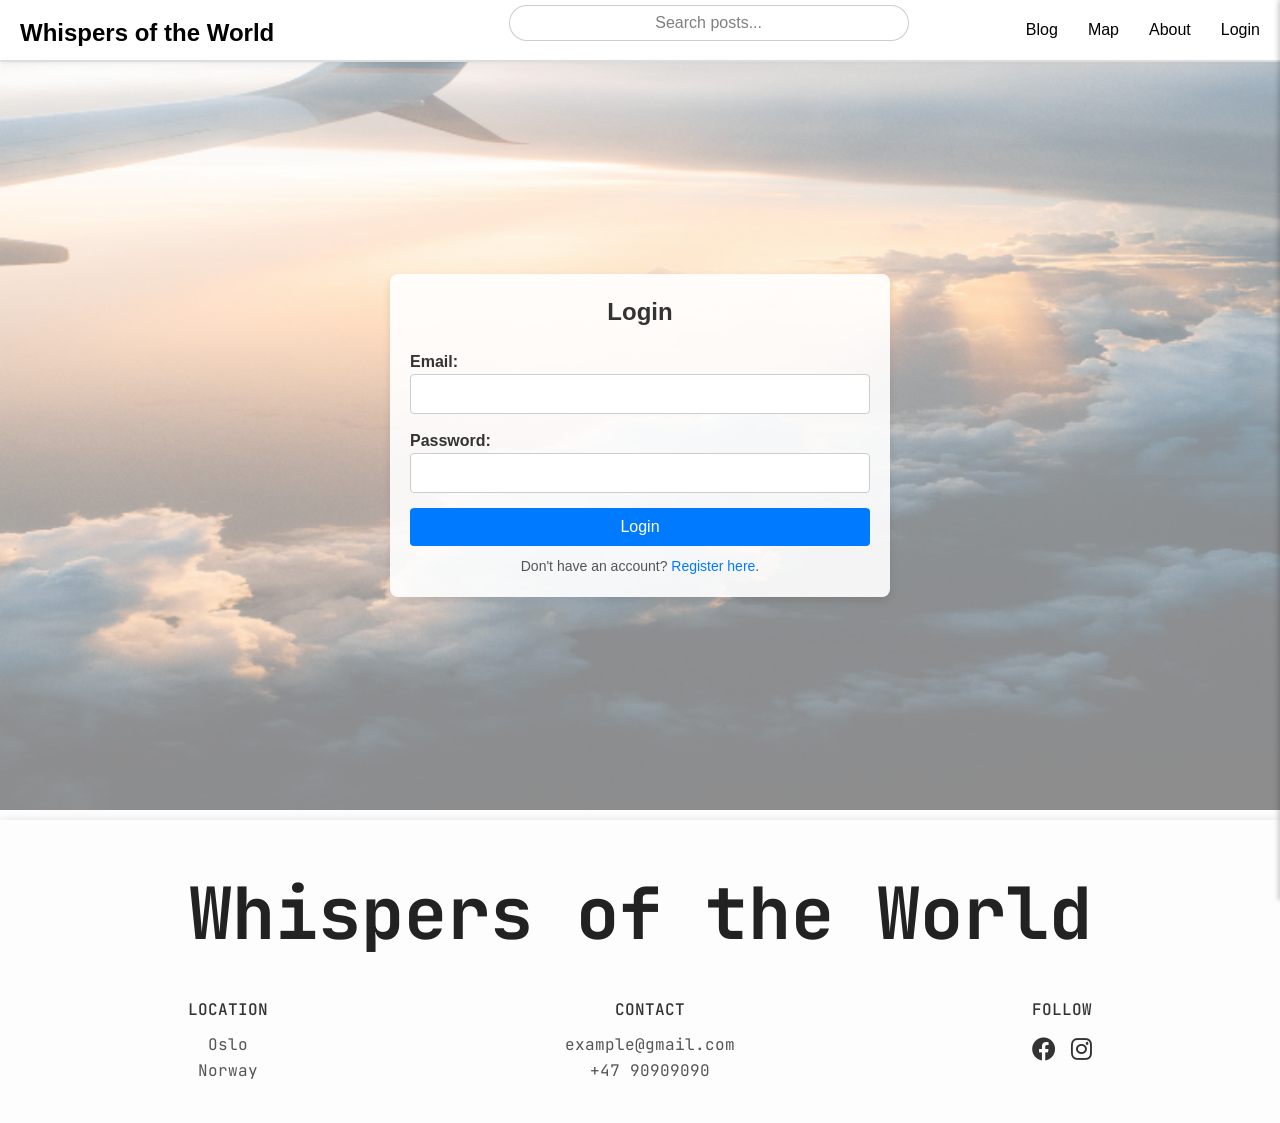
<file: account/login.html>
<!DOCTYPE html>
<html lang="en">
<head>
  <meta charset="UTF-8">
  <meta name="viewport" content="width=device-width, initial-scale=1.0">
  <title>Login</title>
  <link rel="preconnect" href="https://fonts.googleapis.com">
  <link rel="preconnect" href="https://fonts.gstatic.com" crossorigin>
  <link rel="stylesheet" href="https://cdnjs.cloudflare.com/ajax/libs/font-awesome/6.0.0-beta3/css/all.min.css">
  <link href="https://fonts.googleapis.com/css2?family=JetBrains+Mono:ital,wght@0,100..800;1,100..800&display=swap" rel="stylesheet">
  <link rel="stylesheet" href="../CSS/login.css">
    <link rel="stylesheet" href="../CSS/header.css">
    <link rel="stylesheet" href="../CSS/footer.css">
</head>
<body>
    <header>
        <h1 class="logo"><a href="/index.html">Whispers of the World</a></h1>
        <div class="search-bar search-bar-desktop">
            <input type="text" id="searchInputDesktop" placeholder="Search posts..." autocomplete="off" />
            <div id="suggestionsDesktop" class="suggestions"></div>
        </div>
        <nav class="menu">
            <a href="/HTML/all-posts.html">Blog</a>
            <a href="/HTML/map.html" class="map-link">Map</a>  
            <a href="/HTML/about.html">About</a>
            <a href="/account/login.html">Login</a>
        </nav>
        <div class="hamburger">
            <span></span>
            <span></span>
            <span></span>
        </div>
        <div class="side-menu" id="sideMenu">
            <span class="close">&times;</span>
            <div class="search-bar search-bar-hamburger">
                <input type="text" id="searchInputHamburger" placeholder="Search posts..." autocomplete="off" />
                <div id="suggestionsHamburger" class="suggestions"></div>
            </div>
            <a href="/HTML/all-posts.html">Blog</a>
            <a href="/HTML/map.html">Map</a> 
            <a href="/HTML/about.html">About</a>
            <a href="login.html">Login</a>
        </div>
    </header>
    
    <div class="background">
        <div class="container">
            <h2>Login</h2>
            <form id="loginForm">
                <label for="email">Email:</label>
                <input type="email" id="email" name="email" required>
                
                <label for="password">Password:</label>
                <input type="password" id="password" name="password" required>
                
                <button type="submit">Login</button>
            </form>
            <p>Don't have an account? <a href="register.html">Register here</a>.</p>
        </div>
    </div>
    
    <footer class="footer">
        <h1>Whispers of the World</h1>
        <div class="footer-content">
            <div class="footer-section">
                <h4>Location</h4>
                <p>Oslo<br>Norway</p>
            </div>
            <div class="footer-section">
                <h4>Contact</h4>
                <p>example@gmail.com<br>+47 90909090</p>
            </div>
            <div class="footer-section">
                <h4>Follow</h4>
                <div class="social-icons">
                    <a href="#"><i class="fab fa-facebook"></i></a>
                    <a href="#"><i class="fab fa-instagram"></i></a>
                </div>
            </div>
        </div>
    </footer>
    
    <script src="../JS/login.js"></script>
    <script src="../JS/hamburger.js"></script>
</body>
</html>
</file>
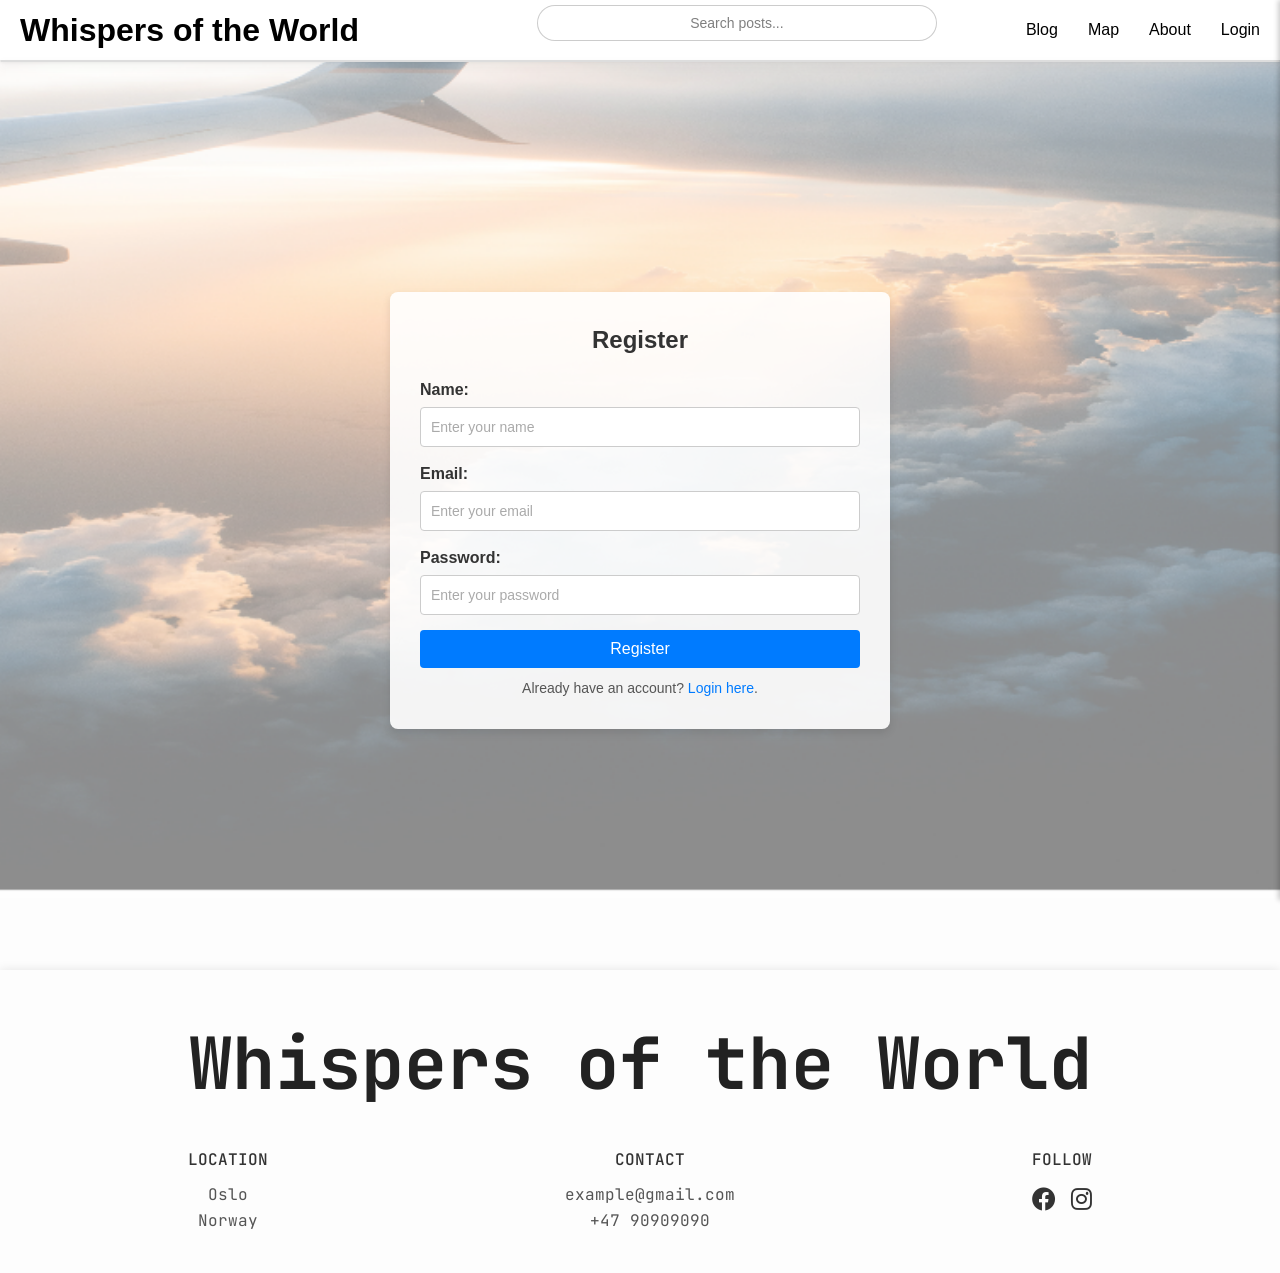
<file: account/register.html>
<!DOCTYPE html>
<html lang="en">
<head>
  <meta charset="UTF-8">
  <meta name="viewport" content="width=device-width, initial-scale=1.0">
  <title>Register</title>
  <link rel="preconnect" href="https://fonts.googleapis.com">
  <link rel="preconnect" href="https://fonts.gstatic.com" crossorigin>
  <link rel="stylesheet" href="https://cdnjs.cloudflare.com/ajax/libs/font-awesome/6.0.0-beta3/css/all.min.css">
  <link href="https://fonts.googleapis.com/css2?family=JetBrains+Mono:ital,wght@0,100..800;1,100..800&display=swap" rel="stylesheet">
  <link rel="stylesheet" href="../CSS/registrer.css">
    <link rel="stylesheet" href="../CSS/header.css">
    <link rel="stylesheet" href="../CSS/footer.css">
</head>
<body>
  <header>
    <h1 class="logo"><a href="/index.html">Whispers of the World</a></h1>
    <div class="search-bar search-bar-desktop">
        <input type="text" id="searchInputDesktop" placeholder="Search posts..." autocomplete="off" />
        <div id="suggestionsDesktop" class="suggestions"></div>
    </div>
    <nav class="menu">
        <a href="/HTML/all-posts.html">Blog</a>
        <a href="/HTML/map.html" class="map-link">Map</a>  
        <a href="/HTML/about.html">About</a>
        <a href="/account/login.html">Login</a>
    </nav>
    <div class="hamburger">
        <span></span>
        <span></span>
        <span></span>
    </div>
    <div class="side-menu" id="sideMenu">
        <span class="close">&times;</span>
        <div class="search-bar search-bar-hamburger">
            <input type="text" id="searchInputHamburger" placeholder="Search posts..." autocomplete="off" />
            <div id="suggestionsHamburger" class="suggestions"></div>
        </div>
        <a href="/HTML/all-posts.html">Blog</a>
        <a href="/HTML/map.html">Map</a> 
        <a href="/HTML/about.html">About</a>
        <a href="/login.html">Login</a>
    </div>
</header>

<div class="background">
  <div class="container">
    <h2>Register</h2>
    <form id="registerForm">
      <label for="name">Name:</label>
      <input type="text" id="name" name="name" required minlength="2" maxlength="50" placeholder="Enter your name">
      
      <label for="email">Email:</label>
      <input type="email" id="email" name="email" required placeholder="Enter your email">
      
      <label for="password">Password:</label>
      <input type="password" id="password" name="password" required minlength="6" placeholder="Enter your password">
      
      <button type="submit">Register</button>
    </form>
    <p>Already have an account? <a href="login.html">Login here</a>.</p>
  </div>
</div>

<footer class="footer">
  <h1>Whispers of the World</h1>
  <div class="footer-content">
      <div class="footer-section">
          <h4>Location</h4>
          <p>Oslo<br>Norway</p>
      </div>
      <div class="footer-section">
          <h4>Contact</h4>
          <p>example@gmail.com<br>+47 90909090</p>
      </div>
      <div class="footer-section">
          <h4>Follow</h4>
          <div class="social-icons">
              <a href="#"><i class="fab fa-facebook"></i></a>
              <a href="#"><i class="fab fa-instagram"></i></a>
          </div>
      </div>
  </div>
</footer>
  <script src="../JS/register.js"></script>
  <script src="../JS/hamburger.js"></script>
</body>
</html>
</file>
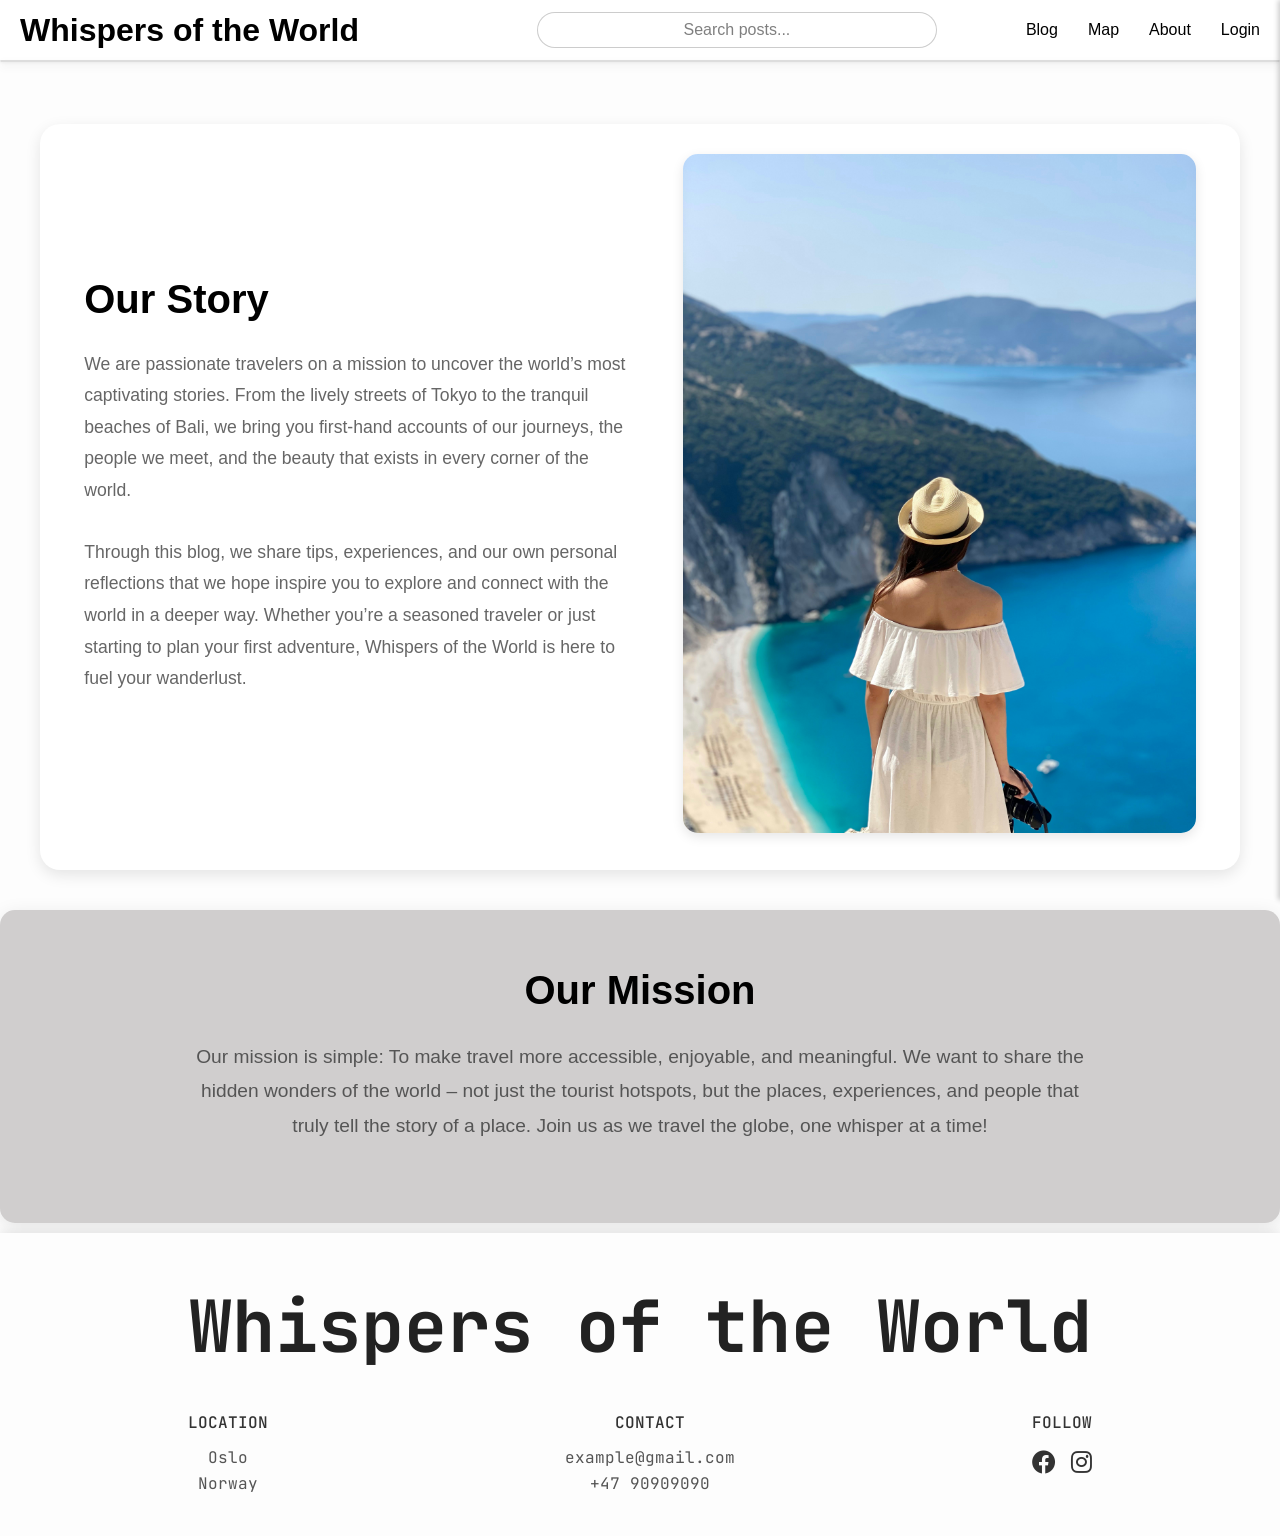
<file: HTML/about.html>
<!DOCTYPE html>
<html lang="en">
<head>
    <meta charset="UTF-8">
    <meta name="viewport" content="width=device-width, initial-scale=1.0">
    <title>About Us | Whispers of the World</title>
    <link rel="preconnect" href="https://fonts.googleapis.com">
    <link rel="preconnect" href="https://fonts.gstatic.com" crossorigin>
    <link rel="stylesheet" href="https://cdnjs.cloudflare.com/ajax/libs/font-awesome/6.0.0-beta3/css/all.min.css">
    <link href="https://fonts.googleapis.com/css2?family=JetBrains+Mono:ital,wght@0,100..800;1,100..800&display=swap" rel="stylesheet">
    <link rel="stylesheet" href="/CSS/about.css">
    <link rel="stylesheet" href="/CSS/header.css">
    <link rel="stylesheet" href="/CSS/footer.css">
    <script type="module" src="../JS/search.js"></script>
</head>
<body>


    <header>
        <h1 class="logo"><a href="/index.html">Whispers of the World</a></h1>
        <div class="search-bar search-bar-desktop">
            <input type="text" id="searchInputDesktop" placeholder="Search posts..." autocomplete="off">
            <div id="suggestionsDesktop" class="suggestions"></div>
        </div>
        <nav class="menu">
            <a href="/HTML/all-posts.html">Blog</a>
            <a href="/HTML/map.html" class="map-link">Map</a>  
            <a href="about.html">About</a>
            <a href="/account/login.html">Login</a>
        </nav>
        <div class="hamburger">
            <span></span>
            <span></span>
            <span></span>
        </div>
        <div class="side-menu" id="sideMenu">
            <span class="close">&times;</span>
            <div class="search-bar search-bar-hamburger">
                <input type="text" id="searchInputHamburger" placeholder="Search posts..." autocomplete="off">
                <div id="suggestionsHamburger" class="suggestions"></div>
            </div>
            <a href="/HTML/all-posts.html">Blog</a>
            <a href="/HTML/map.html">Map</a> 
            <a href="">About</a>
            <a href="/account/login.html">Login</a>
        </div>
    </header>

        <section class="about-content">
            <div class="about-text">
                <h2>Our Story</h2>
                <p>We are passionate travelers on a mission to uncover the world’s most captivating stories. From the lively streets of Tokyo to the tranquil beaches of Bali, we bring you first-hand accounts of our journeys, the people we meet, and the beauty that exists in every corner of the world.</p>
                <p>Through this blog, we share tips, experiences, and our own personal reflections that we hope inspire you to explore and connect with the world in a deeper way. Whether you’re a seasoned traveler or just starting to plan your first adventure, Whispers of the World is here to fuel your wanderlust.</p>
            </div>

            <div class="about-image">
                <img src="../assets/radu-spataru-HAqP9cw3NKU-unsplash.jpg" alt="Traveler Exploring the World">
            </div>
        </section>

        <section class="our-mission">
            <h2>Our Mission</h2>
            <p>Our mission is simple: To make travel more accessible, enjoyable, and meaningful. We want to share the hidden wonders of the world – not just the tourist hotspots, but the places, experiences, and people that truly tell the story of a place. Join us as we travel the globe, one whisper at a time!</p>
        </section>

        <footer class="footer">
            <h1>Whispers of the World</h1>
            <div class="footer-content">
                <div class="footer-section">
                    <h4>Location</h4>
                    <p>Oslo<br>Norway</p>
                </div>
                <div class="footer-section">
                    <h4>Contact</h4>
                    <p>example@gmail.com<br>+47 90909090</p>
                </div>
                <div class="footer-section">
                    <h4>Follow</h4>
                    <div class="social-icons">
                        <a href="#"><i class="fab fa-facebook"></i></a>
                        <a href="#"><i class="fab fa-instagram"></i></a>
                    </div>
                </div>
            </div>
        </footer>
        <script src="../JS/hamburger.js"></script>
</body>
</html>
</file>
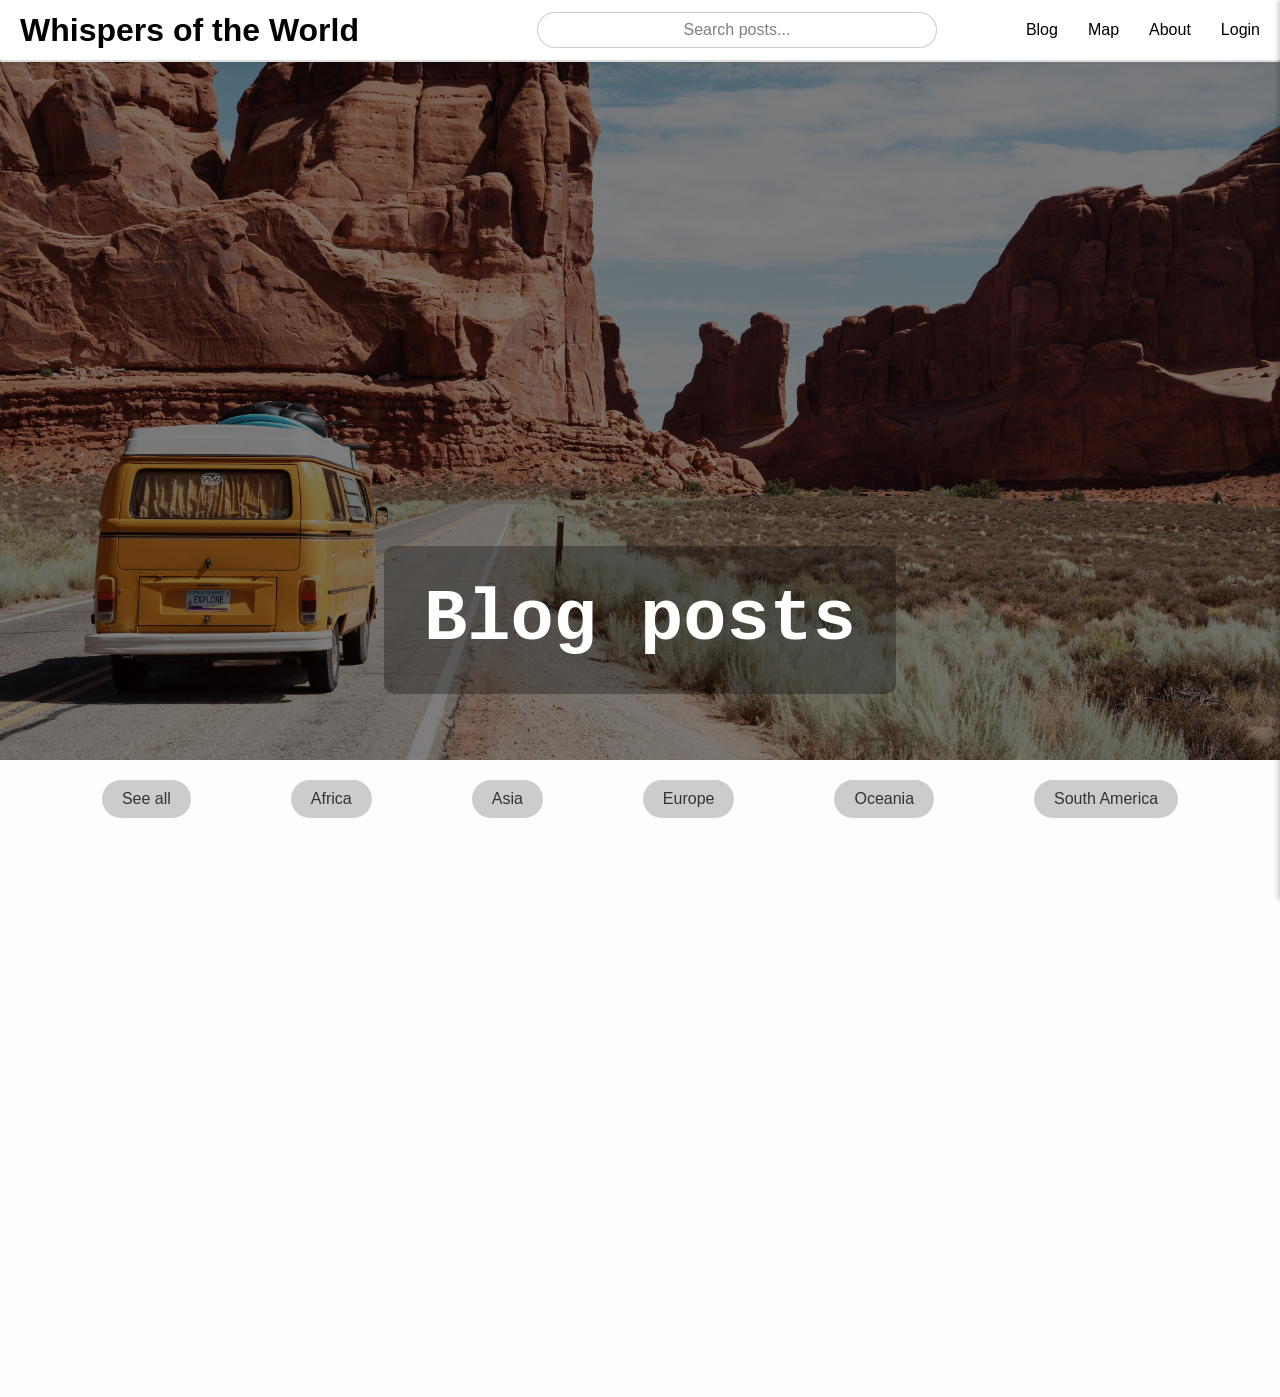
<file: HTML/all-posts.html>
<!DOCTYPE html>
<html lang="en">
<head>
    <meta charset="UTF-8">
    <meta name="viewport" content="width=device-width, initial-scale=1.0">
    <title>Explore Posts | Whispers of the World</title>
    <link rel="preconnect" href="https://fonts.googleapis.com">
    <link rel="preconnect" href="https://fonts.gstatic.com" crossorigin>
    <link rel="stylesheet" href="https://cdnjs.cloudflare.com/ajax/libs/font-awesome/6.0.0-beta3/css/all.min.css">
    <link href="https://fonts.googleapis.com/css2?family=JetBrains+Mono:ital,wght@0,100..800;1,100..800&display=swap" rel="stylesheet">
    <link rel="stylesheet" href="../CSS/styles.css">
    <link rel="stylesheet" href="../CSS/all-posts.css">
    <link rel="stylesheet" href="../CSS/header.css">
    <link rel="stylesheet" href="../CSS/footer.css">
    <script type="module" src="../JS/all-posts.js"></script>
    <script type="module" src="../JS/search.js"></script>
    
</head>
<body>
    <header>
        <h1 class="logo"><a href="/index.html">Whispers of the World</a></h1>
        <div class="search-bar search-bar-desktop">
            <input type="text" id="searchInputDesktop" placeholder="Search posts..." autocomplete="off">
            <div id="suggestionsDesktop" class="suggestions"></div>
        </div>
        <nav class="menu">
            <a href="all-posts.html">Blog</a>
            <a href="/HTML/map.html" class="map-link">Map</a>  
            <a href="/HTML/about.html">About</a>
            <a href="/account/login.html">Login</a>
        </nav>
        <div class="hamburger">
            <span></span>
            <span></span>
            <span></span>
        </div>
        <div class="side-menu" id="sideMenu">
            <span class="close">&times;</span>
            <div class="search-bar search-bar-hamburger">
                <input type="text" id="searchInputHamburger" placeholder="Search posts..." autocomplete="off">
                <div id="suggestionsHamburger" class="suggestions"></div>
            </div>
            <a href="all-posts.html">Blog</a>
            <a href="/HTML/map.html">Map</a> 
            <a href="/HTML/about.html">About</a>
            <a href="/account/login.html">Login</a>
        </div>
    </header>
    
    <main>
        <section class="hero-section">
            <img src="../assets/blogposts.jpg" alt="Seaplane on beach" class="hero-image">
            <div class="hero-overlay">
                <h2>Blog posts</h2>
            </div>
        </section>

        <div class="filter-section">
            <button class="filter-btn" data-continent="See all">See all</button>
            <button class="filter-btn" data-continent="Africa">Africa</button>
            <button class="filter-btn" data-continent="Asia">Asia</button>
            <button class="filter-btn" data-continent="Europe">Europe</button>
            <button class="filter-btn" data-continent="Oceania">Oceania</button>
            <button class="filter-btn" data-continent="South America">South America</button>
            <button class="filter-btn" data-continent="North America">North America</button>
        </div>
          
          <div class="filter-hamburger-menu" id="filterHamburgerMenu">
            <span></span>
            <span></span>
            <span></span>
        </div>
        
        <nav class="mobile-filter-menu" id="mobileFilterMenu">
            <button class="filter-btn" data-continent="See all">See all</button>
            <button class="filter-btn" data-continent="Africa">Africa</button>
            <button class="filter-btn" data-continent="Asia">Asia</button>
            <button class="filter-btn" data-continent="Europe">Europe</button>
            <button class="filter-btn" data-continent="Oceania">Oceania</button>
            <button class="filter-btn" data-continent="South America">South America</button>
            <button class="filter-btn" data-continent="North America">North America</button>
        </nav>
        

        <div class="filter-container">
            <button id="filterButton">
              <span class="filter-icon">☰</span>
              Filter by
            </button>
            <div id="filterOptions" class="filter-options">
              <p data-filter="newest">Newest to oldest</p>
              <p data-filter="oldest">Oldest to newest</p>
              <p data-filter="popular">Most popular</p>
            </div>
          </div>
          
          <div id="blogContainer"></div>
          <p id="postCount"></p>
          <button id="loadMoreButton">Load More</button>
    </main>          
        
    
    <footer class="footer">
        <h1>Whispers of the World</h1>
        <div class="footer-content">
            <div class="footer-section">
                <h4>Location</h4>
                <p>Oslo<br>Norway</p>
            </div>
            <div class="footer-section">
                <h4>Contact</h4>
                <p>example@gmail.com<br>+47 90909090</p>
            </div>
            <div class="footer-section">
                <h4>Follow</h4>
                <div class="social-icons">
                    <a href="#"><i class="fab fa-facebook"></i></a>
                    <a href="#"><i class="fab fa-instagram"></i></a>
                </div>
            </div>
        </div>
    </footer>
    <script src="../JS/hamburger.js"></script>
</body>
</html>
</file>
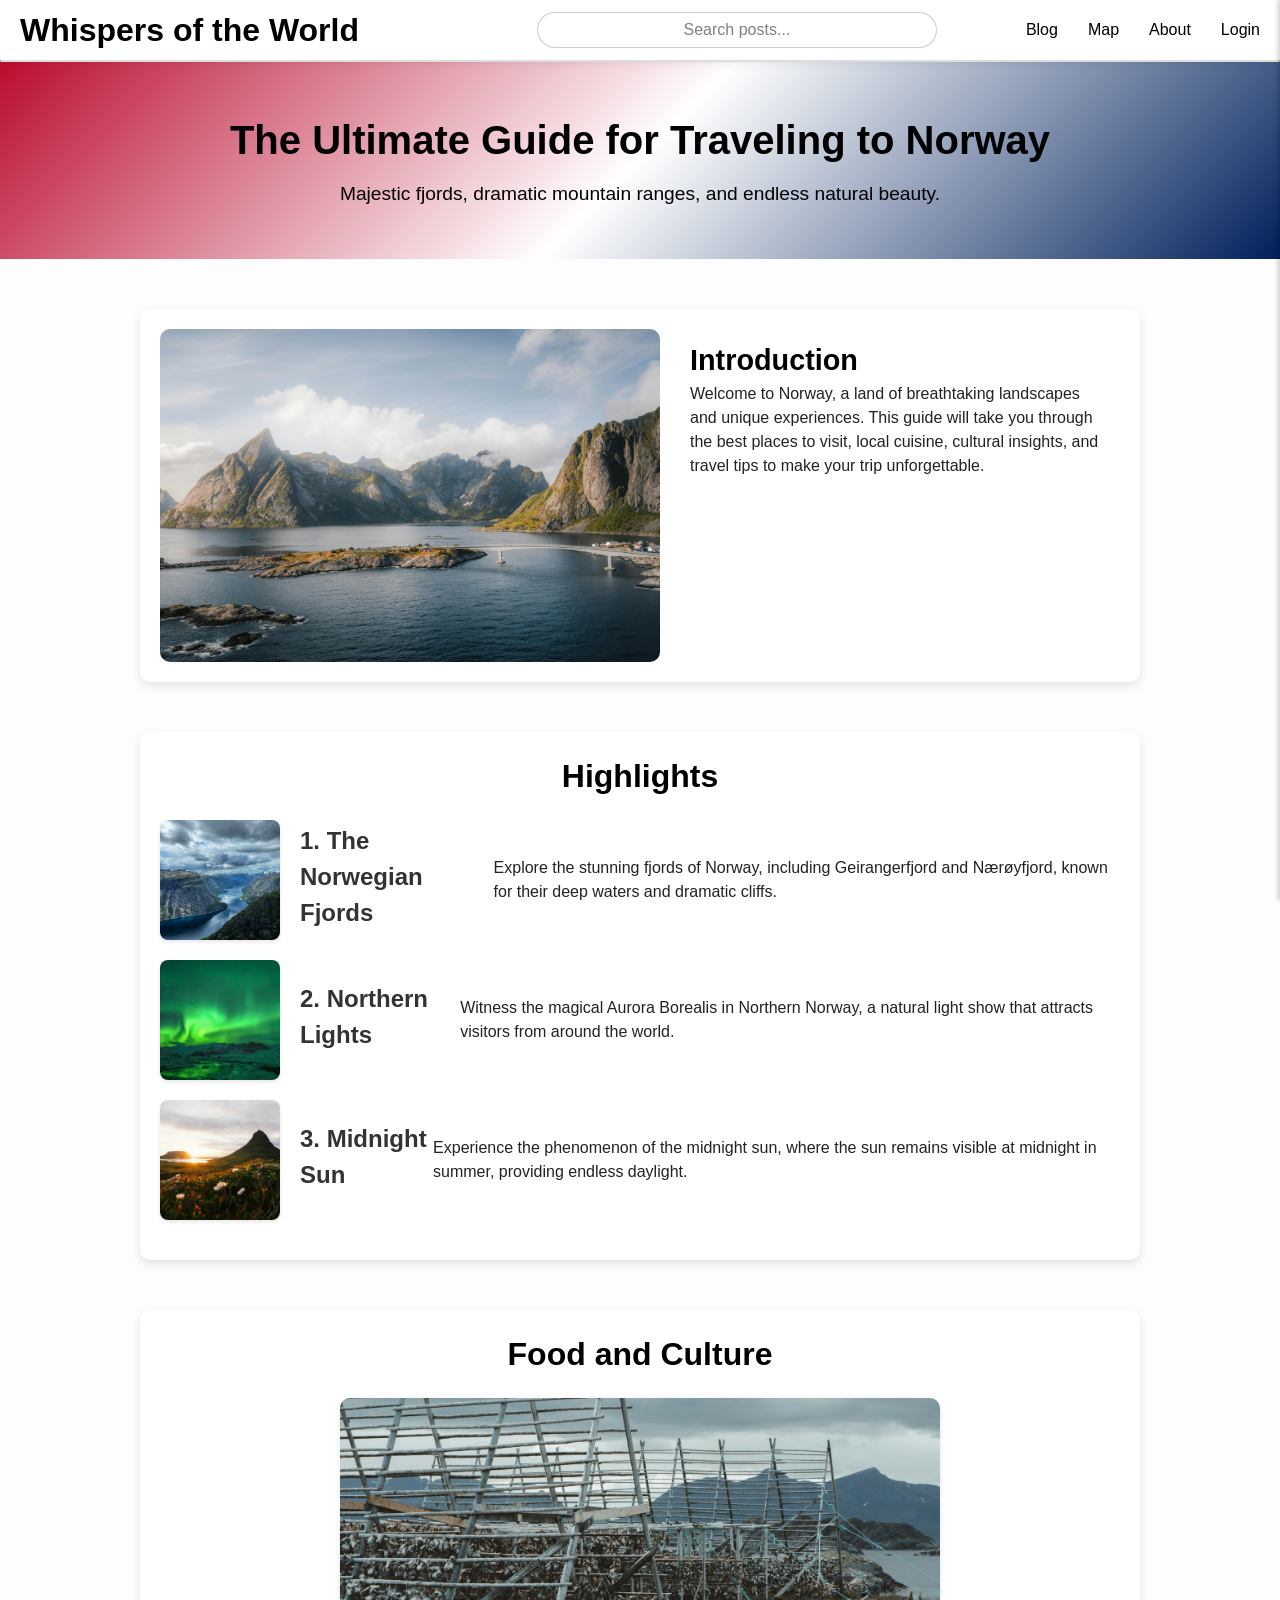
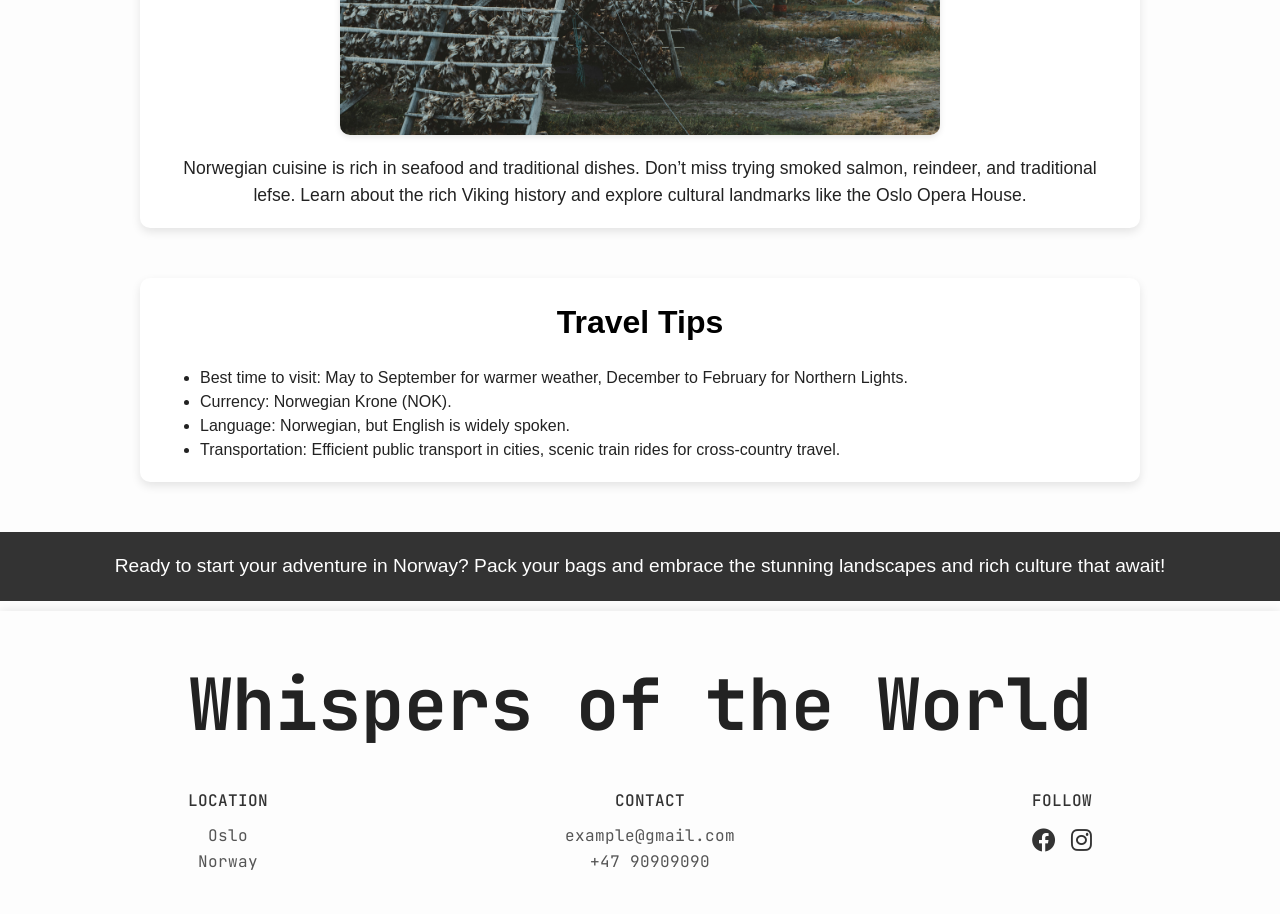
<file: HTML/guide.html>
<!DOCTYPE html>
<html lang="en">
<head>
    <meta charset="UTF-8">
    <meta name="viewport" content="width=device-width, initial-scale=1.0">
    <title>The Ultimate Guide for Traveling to Norway</title>
    <link rel="preconnect" href="https://fonts.googleapis.com">
    <link rel="preconnect" href="https://fonts.gstatic.com" crossorigin>
    <link rel="stylesheet" href="https://cdnjs.cloudflare.com/ajax/libs/font-awesome/6.0.0-beta3/css/all.min.css">
    <link href="https://fonts.googleapis.com/css2?family=JetBrains+Mono:ital,wght@0,100..800;1,100..800&display=swap" rel="stylesheet">
    <link rel="stylesheet" href="../CSS/guide.css">
    <link rel="stylesheet" href="../CSS/header.css">
    <link rel="stylesheet" href="../CSS/footer.css">
    <script type="module" src="../JS/search.js"></script>
</head>
<body>

    <header>
        <h1 class="logo"><a href="/index.html">Whispers of the World</a></h1>
        <div class="search-bar search-bar-desktop">
            <input type="text" id="searchInputDesktop" placeholder="Search posts..." autocomplete="off">
            <div id="suggestionsDesktop" class="suggestions"></div>
        </div>
        <nav class="menu">
            <a href="/HTML/all-posts.html">Blog</a>
            <a href="/HTML/map.html" class="map-link">Map</a>  
            <a href="/HTML/about.html">About</a>
            <a href="/account/login.html">Login</a>
        </nav>
        <div class="hamburger">
            <span></span>
            <span></span>
            <span></span>
        </div>
        <div class="side-menu" id="sideMenu">
            <span class="close">&times;</span>
            <div class="search-bar search-bar-hamburger">
                <input type="text" id="searchInputHamburger" placeholder="Search posts..." autocomplete="off">
                <div id="suggestionsHamburger" class="suggestions"></div>
            </div>
            <a href="/HTML/all-posts.html">Blog</a>
            <a href="/HTML/map.html">Map</a> 
            <a href="/HTML/about.html">About</a>
            <a href="/account/login.html">Login</a>
        </div>
    </header>

    <section class="guide-header">
        <h1>The Ultimate Guide for Traveling to Norway</h1>
        <p>Majestic fjords, dramatic mountain ranges, and endless natural beauty.</p>
    </section>

    <section class="intro-section">
        <img src="../assets/norway landscape.jpg" alt="Norway landscape">
        <div class="intro-text">
            <h2>Introduction</h2>
            <p>Welcome to Norway, a land of breathtaking landscapes and unique experiences. This guide will take you through the best places to visit, local cuisine, cultural insights, and travel tips to make your trip unforgettable.</p>
        </div>
    </section>

    <section class="highlights-section">
        <h2>Highlights</h2>
        <div class="highlight">
            <img src="../assets/fjords.jpg" alt="Norwegian fjords">
            <h3>1. The Norwegian Fjords</h3>
            <p>Explore the stunning fjords of Norway, including Geirangerfjord and Nærøyfjord, known for their deep waters and dramatic cliffs.</p>
        </div>
        <div class="highlight">
            <img src="../assets/northernlights.jpg" alt="Northern Lights in Norway">
            <h3>2. Northern Lights</h3>
            <p>Witness the magical Aurora Borealis in Northern Norway, a natural light show that attracts visitors from around the world.</p>
        </div>
        <div class="highlight">
            <img src="../assets/midnightsun.jpg" alt="Midnight sun in Norway">
            <h3>3. Midnight Sun</h3>
            <p>Experience the phenomenon of the midnight sun, where the sun remains visible at midnight in summer, providing endless daylight.</p>
        </div>
    </section>

    <section class="food-culture-section">
        <h2>Food and Culture</h2>
        <img src="../assets/tørrfisk.jpg" alt="Norwegian cuisine">
        <p>Norwegian cuisine is rich in seafood and traditional dishes. Don’t miss trying smoked salmon, reindeer, and traditional lefse. Learn about the rich Viking history and explore cultural landmarks like the Oslo Opera House.</p>
    </section>

    <section class="tips-section">
        <h2>Travel Tips</h2>
        <ul>
            <li>Best time to visit: May to September for warmer weather, December to February for Northern Lights.</li>
            <li>Currency: Norwegian Krone (NOK).</li>
            <li>Language: Norwegian, but English is widely spoken.</li>
            <li>Transportation: Efficient public transport in cities, scenic train rides for cross-country travel.</li>
        </ul>
    </section>

    <section class="guide-footer">
        <p>Ready to start your adventure in Norway? Pack your bags and embrace the stunning landscapes and rich culture that await!</p>
    </section>

    <footer class="footer">
        <h1>Whispers of the World</h1>
        <div class="footer-content">
            <div class="footer-section">
                <h4>Location</h4>
                <p>Oslo<br>Norway</p>
            </div>
            <div class="footer-section">
                <h4>Contact</h4>
                <p>example@gmail.com<br>+47 90909090</p>
            </div>
            <div class="footer-section">
                <h4>Follow</h4>
                <div class="social-icons">
                    <a href="#"><i class="fab fa-facebook"></i></a>
                    <a href="#"><i class="fab fa-instagram"></i></a>
                </div>
            </div>
        </div>
    </footer>
    <script src="../JS/hamburger.js"></script>

</body>
</html>
</file>
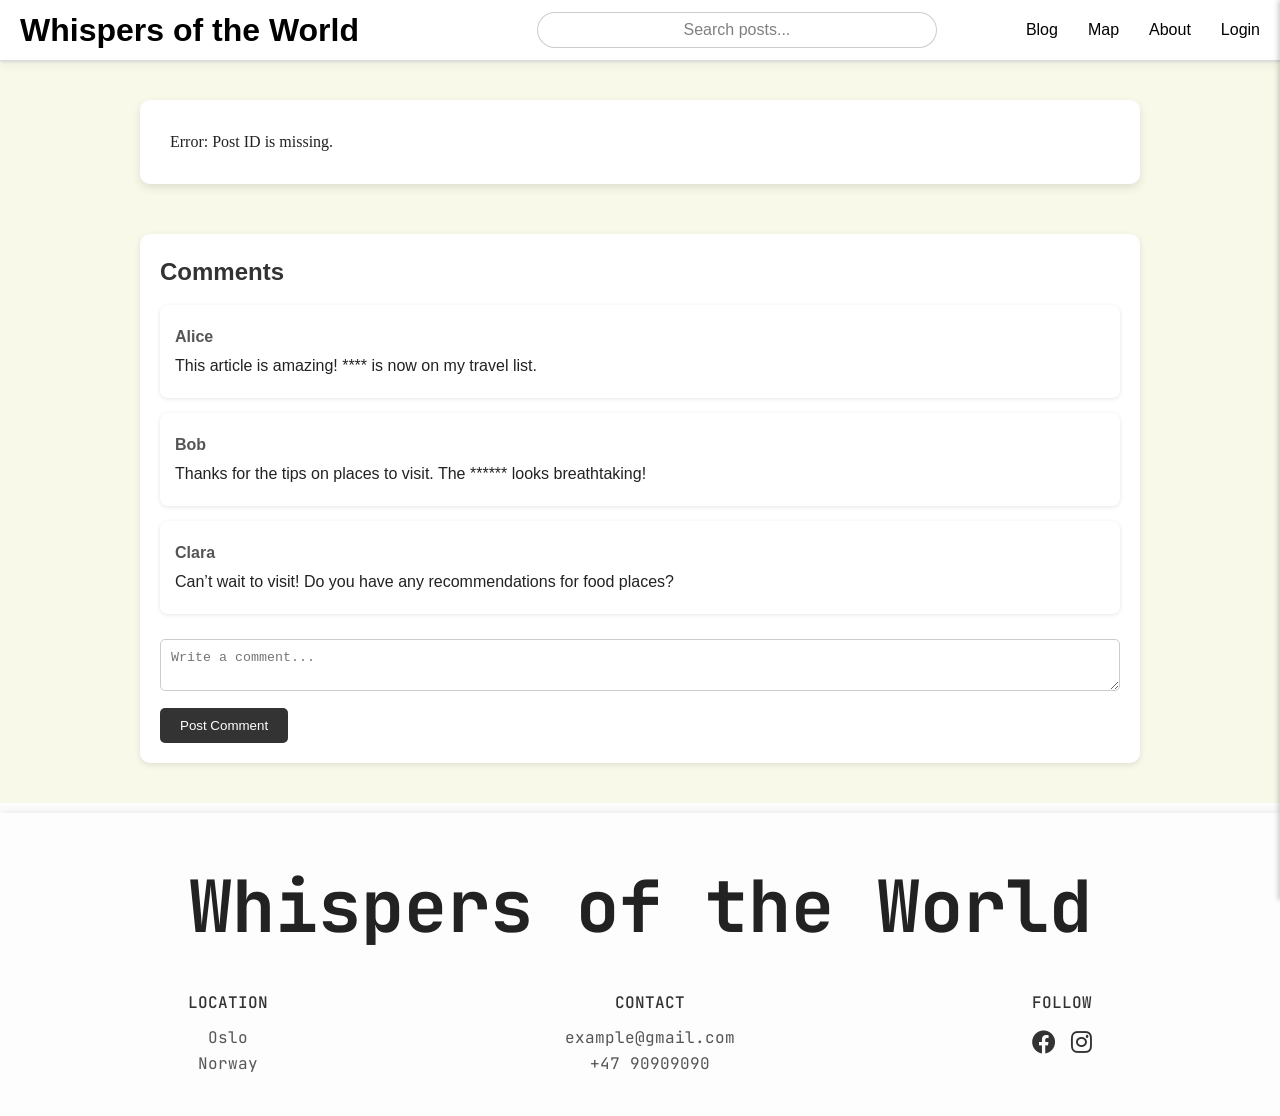
<file: HTML/one-post.html>
<!DOCTYPE html>
<html lang="en">
<head>
    <meta charset="UTF-8">
    <meta name="viewport" content="width=device-width, initial-scale=1.0">
    <title>A Story Worth Sharing</title>
    <link rel="preconnect" href="https://fonts.googleapis.com">
    <link rel="preconnect" href="https://fonts.gstatic.com" crossorigin>
    <link rel="stylesheet" href="https://cdnjs.cloudflare.com/ajax/libs/font-awesome/6.0.0-beta3/css/all.min.css">
    <link href="https://fonts.googleapis.com/css2?family=JetBrains+Mono:ital,wght@0,100..800;1,100..800&display=swap" rel="stylesheet">
    <link rel="stylesheet" href="../CSS/one-post.css">
    <link rel="stylesheet" href="../CSS/header.css">
    <link rel="stylesheet" href="../CSS/footer.css">
    <script type="module" src="../JS/post-details.js"></script>
    <script type="module" src="../JS/search.js"></script>
</head>
<body>
   
    <header>
        <h1 class="logo"><a href="/index.html">Whispers of the World</a></h1>
        <div class="search-bar search-bar-desktop">
            <input type="text" id="searchInputDesktop" placeholder="Search posts..." autocomplete="off">
            <div id="suggestionsDesktop" class="suggestions"></div>
        </div>
        <nav class="menu">
            <a href="/HTML/all-posts.html">Blog</a>
            <a href="/HTML/map.html" class="map-link">Map</a>  
            <a href="/HTML/about.html">About</a>
            <a href="/account/login.html">Login</a>
        </nav>
        <div class="hamburger">
            <span></span>
            <span></span>
            <span></span>
        </div>
        <div class="side-menu" id="sideMenu">
            <span class="close">&times;</span>
            <div class="search-bar search-bar-hamburger">
                <input type="text" id="searchInputHamburger" placeholder="Search posts..." autocomplete="off">
                <div id="suggestionsHamburger" class="suggestions"></div>
            </div>
            <a href="/HTML/all-posts.html">Blog</a>
            <a href="/HTML/map.html">Map</a> 
            <a href="/HTML/about.html">About</a>
            <a href="/account/login.html">Login</a>
        </div>
    </header>

    <main>
        <div id="blogContainer"></div>
        <div class="comments-section">
            <h3>Comments</h3>
            <div id="commentsList">
                <div class="comment">
                    <p><strong>Alice</strong></p>
                    <p>This article is amazing! **** is now on my travel list.</p>
                </div>
                <div class="comment">
                    <p><strong>Bob</strong></p>
                    <p>Thanks for the tips on places to visit. The ****** looks breathtaking!</p>
                </div>
                <div class="comment">
                    <p><strong>Clara</strong></p>
                    <p>Can’t wait to visit! Do you have any recommendations for food places?</p>
                </div>
            </div>
            <textarea placeholder="Write a comment..."></textarea>
            <button>Post Comment</button>
        </div>
    </main>
   

    <footer class="footer">
        <h1>Whispers of the World</h1>
        <div class="footer-content">
            <div class="footer-section">
                <h4>Location</h4>
                <p>Oslo<br>Norway</p>
            </div>
            <div class="footer-section">
                <h4>Contact</h4>
                <p>example@gmail.com<br>+47 90909090</p>
            </div>
            <div class="footer-section">
                <h4>Follow</h4>
                <div class="social-icons">
                    <a href="#"><i class="fab fa-facebook"></i></a>
                    <a href="#"><i class="fab fa-instagram"></i></a>
                </div>
            </div>
        </div>
    </footer>
    <script src="../JS/hamburger.js"></script>
</body>
</html>
</file>
<file: CSS/login.css>
body {
    margin: 0;
    font-family: Arial, sans-serif;
    background-color: #f4f4f9; 
}

header {
    background-color: rgba(255, 255, 255, 0.9);
    padding: 10px 20px;
    box-shadow: 0 2px 4px rgba(0, 0, 0, 0.1);
}

.logo a {
    text-decoration: none;
    font-size: 24px;
    color: #333;
}

.menu {
    display: flex;
    gap: 15px; 
}

.menu a {
    color: #333;
    text-decoration: none;
}

.hamburger {
    cursor: pointer;
}

.side-menu {
    display: none; 
}

.background {
    background: url('../assets//Airplane.png') no-repeat center center fixed;
    background-size: cover;
    min-height: calc(100vh - 150px); 
    display: flex;
    justify-content: center;
    align-items: center;
    padding: 20px 0; 
}

.container {
    background-color: rgba(255, 255, 255, 0.9); 
    padding: 20px;
    border-radius: 8px;
    box-shadow: 0 4px 8px rgba(0, 0, 0, 0.1);
    width: 100%;
    max-width: 500px; 
}

h2 {
    margin-bottom: 20px;
    font-size: 24px;
    color: #333;
    text-align: center; 
}

label {
    margin-bottom: 5px;
    color: #333;
    font-weight: bold;
}

input[type="email"],
input[type="password"],
input[type="text"],
textarea {
    padding: 10px;
    margin-bottom: 15px;
    border: 1px solid #ccc;
    border-radius: 4px;
    font-size: 16px;
    width: 100%; 
}

button {
    padding: 10px;
    border: none;
    border-radius: 4px;
    font-size: 16px;
    color: #fff;
    background-color: #007bff;
    cursor: pointer;
    transition: background-color 0.3s;
    width: 100%; 
}

button:hover {
    background-color: #0056b3;
}

p {
    margin-top: 10px;
    font-size: 14px;
    color: #555;
    text-align: center; 
}

a {
    color: #007bff;
    text-decoration: none;
}

a:hover {
    text-decoration: underline;
}

.error {
    color: red;
    font-size: 14px;
    margin-bottom: 10px; 
}
</file>
<file: CSS/header.css>
* {
    box-sizing: border-box;
    margin: 0;
    padding: 0;
}

html, body {
    font-family: 'Franklin Gothic Medium', 'Arial Narrow', Arial, sans-serif;
    font-size: 16px;
    line-height: 1.5;
    color: #222;
    background-color: #fdfdfd;
    overflow-x: hidden;
}

header {
    position: sticky;
    top: 0;
    z-index: 1000;
    width: 100%;
    height: 60px;
    box-shadow: 0 2px 4px rgba(0, 0, 0, 0.1);
    display: flex;
    align-items: center;
    padding: 10px 20px;
    background-color: white;
}

h1 {
    margin-right: auto;
}

.menu {
    display: flex;
    gap: 30px;
}

.logo a {
    text-decoration: none;
    color: black;
}

.menu a {
    text-decoration: none;
    color: black;
}

.menu a:hover {
    text-decoration: underline;
    color: slategray;
}

.hamburger {
    display: none;
}

.side-menu {
    display: flex;
    flex-direction: column;
    position: fixed;
    top: 0;
    right: -250px;
    width: 250px;
    height: 100%;
    background-color: white;
    box-shadow: -2px 0 5px rgba(0, 0, 0, 0.2);
    padding: 20px;
    transition: right 0.3s ease;
    z-index: 1000;
}

.side-menu.open {
    right: 0;
}

@media (max-width: 700px) {
    .menu {
        display: none;
    }

    .search-bar-desktop {
        display: none;
    }

    .hamburger {
        display: flex;
        flex-direction: column;
        cursor: pointer;
        gap: 5px;
        margin-left: auto;
    }

    .hamburger span {
        width: 25px;
        height: 3px;
        background-color: black;
    }

    .side-menu a {
        padding: 10px 0;
        color: black;
        text-decoration: none;
        font-size: 1.2rem;
    }

    .side-menu a:hover {
        color: slategray;
    }

    .close {
        font-size: 1.5rem;
        font-weight: bold;
        cursor: pointer;
        align-self: flex-end;
    }

    .logo a {
        font-size: 1.5rem;
    }
}

.search-bar {
    display: flex;
    align-items: center;
    justify-content: center;
    width: 100%;
    max-width: 400px;
    margin: 0 auto;
}

.search-bar input {
    width: 100%;
    padding: 8px 12px;
    border: 1px solid rgba(0, 0, 0, 0.2);
    border-radius: 25px;
    font-size: 1rem;
    background-color: rgba(255, 255, 255, 0.2);
    color: #222;
    backdrop-filter: blur(5px);
    text-align: center;
}

.search-bar input::placeholder {
    color: rgba(0, 0, 0, 0.5);
}

.suggestions {
    position: absolute;
    top: 100%;
    left: 0;
    width: 100%;
    background-color: white;
    border: 1px solid #ddd;
    border-radius: 4px;
    box-shadow: 0 4px 8px rgba(0, 0, 0, 0.1);
    z-index: 1000;
    max-height: 200px;
    overflow-y: auto;
}

.suggestions div {
    padding: 10px;
    cursor: pointer;
}

.suggestions div:hover {
    background-color: #f0f0f0;
}

.search-bar-hamburger {
    display: none;
    margin-bottom: 20px;
}

.side-menu.open .search-bar-hamburger {
    display: flex;
}

.user-menu {
    position: relative;
}

#dropdownContent {
    display: none;
    position: absolute;
    background-color: white;
    box-shadow: 0 4px 8px rgba(0, 0, 0, 0.1);
    z-index: 1000;
    min-width: 150px;
    border-radius: 5px;
    margin-top: 5px;
    right: 0;
}

#dropdownContent a {
    color: black;
    padding: 10px 15px;
    text-decoration: none;
    display: block;
}

#dropdownContent a:hover {
    background-color: #f1f1f1;
}

.user-menu:hover #dropdownContent {
    display: block;
}

@media (max-width: 700px) {
    .search-bar-desktop {
        display: none;
    }
}

@media (max-width: 990px) {
    .search-bar-desktop {
        max-width: 200px;
    }
}

@media (max-width: 800px) {
    .search-bar-desktop {
        max-width: 100px;
    }

    .search-bar-desktop input {
        font-size: 0.8rem;
    }
}
</file>
<file: CSS/footer.css>
* {
    box-sizing: border-box;
    margin: 0;
    padding: 0;
}

html, body {
    font-family: sans-serif;
    font-size: 16px;
    line-height: 1.5;
    color: #222;
    background-color: #fdfdfd;
}

.footer {
    background-color: #fdfdfd;
    padding: 40px;
    text-align: center;
    font-family: "JetBrains Mono", monospace;
    box-shadow: 0 0 10px rgba(0, 0, 0, 0.1);
    margin-top: 10px;
}

.footer h1 {
    font-size: 4.5rem;
    font-weight: bold;
    margin-bottom: 30px;
    color: #222;
}

.footer-content {
    display: flex;
    justify-content: space-around;
    margin-top: 20px;
}

.footer-section h4 {
    font-size: 1rem;
    font-weight: 500;
    color: #333;
    margin-bottom: 10px;
    text-transform: uppercase;
}

.footer-section p {
    font-size: 1rem;
    color: #555;
    line-height: 1.6;
}

.social-icons {
    display: flex;
    gap: 15px;
    font-size: 1.5rem;
}

.social-icons a {
    color: #333;
    text-decoration: none;
    transition: color 0.3s ease;
}

.social-icons a:hover {
    color: #ff4081;
}


@media (max-width: 768px) {
    .footer-content {
        flex-direction: column;
        align-items: center;
        gap: 20px;
    }
}
</file>
<file: CSS/registrer.css>
body {
    margin: 0;
    font-family: Arial, sans-serif;
    background-color: #f4f4f9;
}

.background {
    background: url('../assets/Airplane.png') no-repeat center center fixed;
    background-size: cover;
    min-height: 100vh;
    display: flex;
    justify-content: center;
    align-items: center;
    padding: 20px;
}

.container {
    background-color: rgba(255, 255, 255, 0.9);
    padding: 30px;
    border-radius: 8px;
    box-shadow: 0 4px 8px rgba(0, 0, 0, 0.1);
    width: 100%;
    max-width: 500px;
    text-align: center;
}

h2 {
    margin-bottom: 20px;
    font-size: 24px;
    color: #333;
    text-align: center;
}

label {
    display: block;
    margin-bottom: 5px;
    color: #333;
    font-weight: bold;
    text-align: left;
}

input[type="text"],
input[type="email"],
input[type="password"] {
    padding: 10px;
    margin-bottom: 15px;
    border: 1px solid #ccc;
    border-radius: 4px;
    font-size: 16px;
    width: 100%;
    box-sizing: border-box;
}

input[type="text"]::placeholder,
input[type="email"]::placeholder,
input[type="password"]::placeholder {
    color: #aaa;
    font-size: 14px;
}

button {
    padding: 10px;
    border: none;
    border-radius: 4px;
    font-size: 16px;
    color: #fff;
    background-color: #007bff;
    cursor: pointer;
    transition: background-color 0.3s;
    width: 100%;
}

button:hover {
    background-color: #0056b3;
}

p {
    margin-top: 10px;
    font-size: 14px;
    color: #555;
    text-align: center;
}

a {
    color: #007bff;
    text-decoration: none;
}

a:hover {
    text-decoration: underline;
}
</file>
<file: CSS/about.css>
* {
    box-sizing: border-box;
    margin: 0;
    padding: 0;
}

body {
    font-family: "JetBrains Mono", monospace;
    background-color: #f0f8ff;
    color: #333;
    line-height: 1.6;
}

.about-content {
    display: flex;
    justify-content: space-around;
    align-items: center;
    padding: 30px 30px;
    max-width: 1200px;
    margin: 0 auto;
    background: #fff;
    border-radius: 20px;
    box-shadow: 0 5px 15px rgba(0, 0, 0, 0.1);
    margin-top: 5%;
}

.about-text {
    width: 50%;
    padding-right: 20px;
    font-size: 1.2rem;
    color: #555;
}

.about-text h2 {
    font-size: 2.5rem;
    color: #000000;
    font-weight: bold;
    margin-bottom: 20px;
    position: relative;
    animation: slideIn 1s ease-out;
}

.about-text p {
    margin-bottom: 30px;
    font-size: 1.1rem;
    line-height: 1.8;
    color: #666;
}

.about-image {
    width: 45%;
    height: auto;
    text-align: center;
}

.about-image img {
    width: 100%;
    height: auto;
    border-radius: 15px;
    box-shadow: 0px 4px 12px rgba(0, 0, 0, 0.1);
    transition: transform 0.3s ease-in-out;
}

.about-image img:hover {
    transform: scale(1.1);
}

.our-mission {
    background-color: #d0cece;
    text-align: center;
    padding: 50px 30px;
    margin-top: 40px;
    border-radius: 15px;
    box-shadow: 0 5px 20px rgba(0, 0, 0, 0.1);
    animation: fadeIn 1s ease-out;
}

.our-mission h2 {
    font-size: 2.5rem;
    color: #000000;
    margin-bottom: 20px;
    font-weight: bold;
}

.our-mission p {
    font-size: 1.2rem;
    line-height: 1.8;
    color: #555;
    max-width: 900px;
    margin: 0 auto;
    padding-bottom: 30px;
}

@media (max-width: 768px) {
    .about-content {
        flex-direction: column;
        padding: 30px;
    }

    .about-text, .about-image {
        width: 100%;
        text-align: center;
        padding-right: 0;
    }

    .about-image img {
        width: 80%;
        margin-bottom: 20px;
    }
}

/* Animations */
@keyframes slideIn {
    0% {
        opacity: 0;
        transform: translateX(-100px);
    }
    100% {
        opacity: 1;
        transform: translateX(0);
    }
}

@keyframes fadeIn {
    0% {
        opacity: 0;
    }
    100% {
        opacity: 1;
    }
}
</file>
<file: CSS/styles.css>
* {
    box-sizing: border-box;
    margin: 0;
    padding: 0;
}

html, body {
    font-family: "JetBrains Mono", monospace;
    font-size: 16px;
    line-height: 1.5;
    color: #222;
    background-color: #fdfdfd;
    margin: 0;
    padding: 0;
    width: 100%;
    height: 100%;
}


.static-carousel-container {
    display: flex;
    justify-content: center;
    align-items: center;
    position: relative;
    width: 100vw;
    height: 100vh;
    overflow: hidden;
}

.static-carousel-container::after {
    content: "";
    position: absolute;
    top: 0;
    left: 0;
    width: 100%;
    height: 100%;
    background-color: rgba(0, 0, 0, 0.5); 
    z-index: 1; 
}

.static-carousel-container img {
    width: 100%;
    height: 100%;
    object-fit: cover;
    display: none;
    position: absolute; 
    top: 0;
    left: 0;
    z-index: 0; 
}

.static-carousel-container img.active {
    display: block;
}

.carousel-text {
    display: flex;
    flex-direction: column;
    justify-content: center;
    align-items: center;
    z-index: 2; 
    text-align: center;
    color: white;
    border-radius: 10px;
}

.carousel-text h1 {
    font-size: 4rem;
    font-weight: bold;
    justify-content: center;
    align-items: center;
    margin-left: 5%;
}

@media screen and (max-width: 600px) {
    .carousel-text h1 {
        padding-left: 10px;
        padding-right: 20px;
    }

    .carousel-text p {
        font-size: 1rem;
        padding-left: 20px;
        padding-right: 20px;
    }
    
}

.carousel-text p {
    font-size: 1.5rem;
    margin: 20px 0;
}

.explore-button {
    display: inline-block;
    padding: 10px 20px;
    background-color: rgba(255, 255, 255, 0.2);
    border: 2px solid white;
    color: white;
    text-transform: uppercase;
    font-weight: bold;
    text-decoration: none;
    border-radius: 20px;
    transition: background-color 0.3s ease;
}

.explore-button:hover {
    background-color: rgba(255, 255, 255, 0.5);
}

.popular-posts-section {
    margin: 50px auto;
    max-width: 1200px;
    text-align: center;
    font-family: 'Georgia', serif;
}

.popular-posts-section h2 {
    font-size: 2rem;
    font-family: 'Courier New', Courier, monospace;
    font-weight: bold;
    color: #444;
    margin-bottom: 30px;
}

.popular-posts-section {
    margin: 50px auto;
    max-width: 1700px;
    text-align: center;
    font-family: 'Georgia', serif;
}

.popular-posts-section h2 {
    font-size: 2rem;
    font-weight: bold;
    color: #444;
    margin-bottom: 30px;
}

.popular-posts {
    display: flex;
    justify-content: center;
    gap: 30px;
    align-items: stretch;
    flex-wrap: wrap;
}

.popular-post {
    background: linear-gradient(135deg, #fff 0%, #f7f5f0 100%);
    border: 2px solid #ddd;
    border-radius: 12px;
    box-shadow: 0 6px 15px rgba(0, 0, 0, 0.15);
    width: 28%;
    max-width: 700px;
    height: 550px;
    transition: transform 0.3s ease, box-shadow 0.3s ease;
    display: flex;
    flex-direction: column;
    text-align: left;
    position: relative;
    overflow: hidden;
    padding: 15px;
}

.popular-post:hover {
    transform: translateY(-8px);
    box-shadow: 0 10px 20px rgba(0, 0, 0, 0.2);
}

.popular-post a {
    text-decoration: none;
    color: inherit;
    display: flex;
    flex-direction: column;
    height: 100%;
}

.popular-post img {
    width: 100%;
    height: 400px;
    object-fit: cover;
    border-radius: 8px;
    box-shadow: 0 4px 8px rgba(0, 0, 0, 0.15);
    margin-bottom: 10px;
}

.popular-post h2 {
    font-size: 1.3rem;
    color: #333;
    font-weight: bold;
    margin: 15px 0 5px;
    text-align: left;
    padding: 0 10px;
}



.popular-post .date {
    font-size: 0.9rem;
    color: #999;
    text-align: center;
    font-style: italic;
    margin-top: auto;
    padding: 10px 0 5px; 
    border-top: 1px solid #ddd;
}

@media (max-width: 992px) {
    .popular-posts {
        flex-direction: column;
        align-items: center;
    }

    .popular-post {
        width: 90%;
        margin-bottom: 20px;
        height: auto;
    }

    .popular-post img {
        height: 200px;
    }
}

@media (min-width: 1200px) {
    .popular-posts {
        gap: 40px;
    }

    .popular-post h2 {
        font-size: 1.6rem;
    }

    .popular-post p {
        font-size: 1.1rem;
    }
}
.latest-travels-dynamic {
    margin: 10% auto 0 auto; 
    text-align: center;
    width: 80%; 
    
}

.latest-travels-dynamic h2 {
    font-size: 2rem;
    font-weight: bold;
    font-family: 'Courier New', Courier, monospace;
    margin-bottom: 30px;
    color: #333;
}


.dynamic-carousel-container {
    position: relative;
    width: 100vw;
    height: 90vh;
    overflow: hidden;
    color: #ffffff;
    margin-top: 2%;
    cursor: pointer;
}


.dynamic-carousel-container .main-image {
    position: absolute;
    top: 0;
    left: 0;
    width: 100%;
    height: 100%;
    background-size: cover;
    background-position: center;
    background-repeat: no-repeat;
    opacity: 0;
    transition: opacity 1s ease;
}

.dynamic-carousel-container .main-image.show {
    opacity: 1;
}


.dynamic-carousel-container .text-overlay {
    position: absolute;
    bottom: 0; 
    left: 0;
    width: 100%; 
    padding: 20px 40px 40px;
    background: rgba(0, 0, 0, 0.6); 
    display: flex;
    flex-direction: column;
    justify-content: center;
    color: #ffffff;
}


.dynamic-carousel-container .text-overlay .country {
    font-size: 1.2rem;
    font-weight: 500;
    text-transform: uppercase;
    color: #ffcc00;
    margin-bottom: 5px;
}


.dynamic-carousel-container .text-overlay .place {
    font-size: 3rem;
    font-weight: 700;
    text-transform: uppercase;
    line-height: 1.1;
}


.dynamic-carousel-container .text-overlay .describe {
    font-size: 1rem;
    margin-top: 40px;
    font-weight: 300;
}


.dynamic-carousel-container .text-overlay .discover-button {
    padding: 10px 20px;
    background-color: #ff4081;
    color: white;
    border: none;
    border-radius: 5px;
    cursor: pointer;
    font-size: 1rem;
    font-weight: bold;
    text-transform: uppercase;
    transition: background-color 0.3s;
    margin-top: 10px; 
    align-self: flex-start;
}

.dynamic-carousel-container .text-overlay .discover-button:hover {
    background-color: #ff80ab;
}


.carousel-btn {
    position: absolute;
    top: 50%;
    transform: translateY(-50%);
    background-color: rgba(0, 0, 0, 0.4);
    color: white;
    border: none;
    border-radius: 50%;
    width: 50px;
    height: 50px;
    font-size: 1.5rem;
    cursor: pointer;
    transition: background-color 0.3s;
    z-index: 3;
}

.carousel-btn.prev {
    left: 20px;
}

.carousel-btn.next {
    right: 20px;
}

.carousel-btn:hover {
    background-color: rgba(0, 0, 0, 0.7);
}


.dynamic-carousel-container .ordinal-number {
    position: absolute;
    bottom: 20px;
    right: 20px;
    font-size: 1.5rem;
    font-weight: bold;
    color: #ffffff;
}

.newsletter {
    background-color: rgba(250, 249, 249, 1);
    padding: 50px;
    max-width: 800px;
    width: 90%;
    margin: 40px auto;
    text-align: center;
    border-radius: 15px;
    box-shadow: 0px 0px 20px rgba(128, 128, 128, 0.5);
    font-family: "JetBrains Mono", monospace;
}

.newsletter-title {
    font-size: 1.5rem;
    font-weight: bold;
    margin-bottom: 10px;
}

.newsletter-description {
    font-size: 1rem;
    color: #666;
    margin-bottom: 20px;
    line-height: 1.5;
}


.newsletter-form {
    display: flex;
    flex-wrap: wrap;
    justify-content: center;
    align-items: center;
    gap: 10px;
}

.newsletter-form label {
    font-size: 1.2rem;
}

.newsletter-form input[type="email"] {
    padding: 15px;
    font-size: 1.1rem;
    border: 1px solid #ccc;
    border-radius: 5px;
    width: 100%;
    max-width: 400px;
    flex-grow: 1;
}

.newsletter-form button {
    padding: 15px 30px;
    font-size: 1.1rem;
    color: #fff;
    background-color: #ff4081;
    border: none;
    border-radius: 5px;
    cursor: pointer;
    transition: background-color 0.3s ease;
    width: 100%;
    max-width: 150px;
}

.newsletter-form button:hover {
    background-color: #ff80ab;
}


@media (min-width: 768px) {
    .newsletter-title {
        font-size: 2.5rem;
    }
    
    .newsletter-description {
        font-size: 1.25rem;
    }
}

@media (min-width: 1200px) {
    .newsletter {
        padding: 70px;
        max-width: 1000px;
    }

    .newsletter-title {
        font-size: 3rem;
    }

    .newsletter-description {
        font-size: 1.5rem;
    }
    
    .newsletter-form input[type="email"] {
        font-size: 1.2rem;
        padding: 15px 20px;
    }

    .newsletter-form button {
        font-size: 1.2rem;
        padding: 15px 25px;
    }
}



.text-blog {
    margin-top: 50px;
}

.text-blog-header {
    display: grid;
    grid-template-columns: 1fr auto 1fr; 
    align-items: center;
}

.text-blog h2 {
    grid-column: 2; 
    font-family: 'Courier New', Courier, monospace;
    text-align: center;
    font-size: 2rem;
    color: #333;
    margin: 0;
}

.text-blog a {
    text-decoration: none;
}

.text-blog .view-all-button {
    grid-column: 3;
    justify-self: end;
    padding: 10px 20px;
    font-size: 1rem;
    margin-right: 5%;
    background-color: #ff4081;
    color: #ffffff;
    text-decoration: none;
    border-radius: 5px;
    transition: background-color 0.3s;
    font-weight: bold;
}

.text-blog .view-all-button:hover {
    background-color: #ff80ab;
}

@media screen and (max-width: 500px) {
    .text-blog-header {
        display: flex;
        flex-direction: column; 
        align-items: center; 
        margin-bottom: 20px;
    }

    .text-blog h2 {
        margin-bottom: 10px; 
    }

    .text-blog .view-all-button {
        margin: 0; 
        justify-self: center; 
    }
}



#blogContainer {
    display: grid;
    grid-template-columns: repeat(3, minmax(0, 1fr)); 
    gap: 20px;
    justify-items: center;
    align-items: start;
    padding-top: 20px;
}

.blog-post {
    width: 100%; 
    max-width: 800px; 
    padding: 10px;
    border: 1px solid #ccc;
    border-radius: 5px;
    box-shadow: 0 4px 8px rgba(0, 0, 0, 0.2);
    text-align: center;
}

.blog-post img {
    width: 100%;
    height: 250px; 
    object-fit: cover; 
    border-radius: 5px;
    transition: transform 0.3s ease;
}

.blog-post img:hover {
    transform: scale(1.05);
}

.blog-post h2 {
    margin-top: 10px;
    font-weight: 200;
    font-size: 1.25vw;
}

@media (min-width: 992px) {
    #blogContainer {
        grid-template-columns: repeat(3, minmax(0, 1fr));
    }
}

@media (min-width: 600px) and (max-width: 991px) {
    #blogContainer {
        grid-template-columns: repeat(2, minmax(0, 1fr));
    }
}

@media (max-width: 599px) {
    #blogContainer {
        grid-template-columns: 1fr;
    }
    .blog-post h2 {
        margin-top: 10px;
        font-size: 2.25vw;
    }
}

@media (min-width: 1500px) {
    #blogContainer {
        grid-template-columns: repeat(4, minmax(0, 1fr)) !important;
    }
    .blog-post img {
        width: 100%;
        height: 450px; 
        object-fit: cover; 
        border-radius: 5px;
        transition: transform 0.3s ease;
    }
}


.guide-card {
    display: flex;
    width: 100vw;
    height: auto;
    background-color: #d0cece;
    padding: 30px;
    box-shadow: 0 4px 8px rgba(0, 0, 0, 0.1);
}

.guide-image img {
    width: 90%;
    height: 100%;
    object-fit: cover;
    border-radius: 10px;
}

.guide-content {
    display: flex;
    flex-direction: column;
    justify-content: center;
    padding: 20px;
    width: 40%;
    text-align: left;
}

.guide-content h3 {
    font-size: 2rem;
    font-weight: bold;
    margin-bottom: 15px;
    color: #333;
}

.guide-content p {
    font-size: 1.2rem;
    color: #555;
    line-height: 1.6;
    margin-bottom: 20px;
}


.button-link {
    display: inline-block;
    padding: 10px 20px;
    background-color: #ff4081;
    color: #fff;
    text-align: center;
    text-decoration: none;
    border-radius: 5px; 
    font-size: 16px;
}

.button-link:hover {
    background-color: #ff80ab;
}

.guide-content button:hover {
    background-color: #ff80ab;
}

@media (max-width: 768px) {
    .guide-card {
        flex-direction: column;
    }

    .guide-image img {
        width: 100%;
        height: auto;
        border-radius: 10px;
        cursor: pointer;
    }

    .guide-content {
        width: 100%;
        padding: 20px;
        text-align: center;
    }

    .guide-content button {
       display: none;
        
    }
}
</file>
<file: CSS/all-posts.css>
* {
    box-sizing: border-box;
    margin: 0;
    padding: 0;
}

html, body {
    font-family: "JetBrains Mono", monospace;
    font-size: 16px;
    line-height: 1.5;
    color: #222;
    background-color: #fdfdfd;
    width: 100%;
    height: 100%;
}


.hero-section {
    position: relative;
    width: 100%;
    height: 700px;
    overflow: hidden;
}

.hero-section .hero-image {
    width: 100%;
    height: 100%;
    object-fit: cover;
    filter: brightness(50%);
}

.hero-overlay {
    position: absolute;
    top: 80%;
    left: 50%;
    transform: translate(-50%, -50%);
    color: #fff;
    font-size: 3rem;
    font-family: 'Courier New', Courier, monospace;
    font-weight: bold;
    text-align: center;
    background-color: rgba(0, 0, 0, 0.3);
    padding: 20px 40px;
    border-radius: 10px;
}


.filter-section {
    display: flex;
    justify-content: center;
    gap: 100px;
    padding: 20px 0;
    flex-wrap: wrap;
}

.filter-btn {
    background-color: #ccc;
    border: none;
    padding: 10px 20px;
    border-radius: 20px;
    font-size: 1rem;
    color: #333;
    cursor: pointer;
    transition: background-color 0.3s ease;
}

.filter-btn:hover {
    background-color: #aaa;
}

.filter-btn.active {
    background-color: #ff4081;
    color: #ffffff;
}


.filter-hamburger-menu {
    display: none;
    flex-direction: column;
    cursor: pointer;
    gap: 5px;
}

.filter-hamburger-menu span {
    display: block;
    width: 25px;
    height: 3px;
    background-color: #333;
    transition: all 0.3s;
}

.mobile-filter-menu {
    display: none;
    flex-direction: column;
    align-items: center;
    gap: 10px;
    background-color: #f9f9f9;
    padding: 10px;
    border-radius: 10px;
}


#blogContainer {
    display: grid;
    grid-template-columns: repeat(3, minmax(0, 1fr));
    gap: 20px;
    justify-items: center;
    align-items: start;
    padding-top: 20px;
}

.blog-post {
    width: 100%;
    max-width: 800px;
    padding: 10px;
    border: 1px solid #ccc;
    border-radius: 5px;
    box-shadow: 0 4px 8px rgba(0, 0, 0, 0.2);
    text-align: center;
    transition: transform 0.3s ease;
}

.blog-post img {
    width: 100%;
    height: 250px;
    object-fit: cover;
    border-radius: 5px;
    transition: transform 0.3s ease;
}

.blog-post img:hover {
    transform: scale(1.05);
}

.blog-post a {
    margin-top: 10px;
    font-weight: 200;
    font-size: 1.25vw;
    text-decoration: none;
    color: #000;
    font-family: 'Courier New', Courier, monospace;
}


.button-container, #postCount, #loadMoreButton {
    display: flex;
    justify-content: center;
    align-items: center;
    margin: 40px auto;
}

#postCount {
    font-size: 1rem;
    color: #555;
    margin-bottom: 10px;
}

#loadMoreButton {
    padding: 12px 24px;
    font-size: 1rem;
    font-weight: bold;
    color: #ffffff;
    background-color: #ff4081;
    border: none;
    border-radius: 5px;
    cursor: pointer;
    transition: background-color 0.3s ease;
}

#loadMoreButton:hover {
    background-color: #ff80ab;
}


.filter-container {
    position: relative;
    display: inline-block;
    margin-left: 20px;
}

#filterButton {
    background: none;
    border: none;
    font-size: 1rem;
    cursor: pointer;
    font-family: "JetBrains Mono", monospace;
    display: flex;
    align-items: center;
}

.filter-icon {
    margin-right: 8px;
}

.filter-options {
    display: none;
    position: absolute;
    left: 0;
    top: 100%;
    background-color: #f5f5f5;
    box-shadow: 0px 4px 8px rgba(0, 0, 0, 0.2);
    border-radius: 8px;
    margin-top: 10px;
    min-width: 150px;
    z-index: 1;
    padding: 10px;
}

.filter-options p {
    font-size: 0.9rem;
    margin: 8px 0;
    cursor: pointer;
    color: #333;
    font-family: "JetBrains Mono", monospace;
}

.filter-options p:hover, .filter-options p.active {
    color: #ff4081;
}




@media screen and (max-width: 768px) {
    .hero-overlay {
        font-size: 2rem;
        top: 50%;
    }

    .hero-section .hero-image {
        height: 100%;
    }

   
    .filter-section {
        display: none;
    }

    .filter-btn {
        font-size: 0.9rem;
        padding: 8px 16px;
    }

    #postCount {
        font-size: 0.9rem;
    }

    #loadMoreButton {
        padding: 10px 20px;
        font-size: 0.9rem;
    }

   
    .filter-hamburger-menu {
        display: flex;
        justify-content: flex-start;
        align-items: center;
        margin: 10px 20px;
        cursor: pointer;
    }

    .filter-hamburger-menu span {
        background-color: #333;
    }

    
    .mobile-filter-menu {
        display: none;
        flex-direction: column;
        align-items: center;
        gap: 10px;
        background-color: #f9f9f9;
        padding: 10px;
        border-radius: 10px;
        box-shadow: 0 4px 8px rgba(0, 0, 0, 0.1);
        margin: 10px 20px;
    }

    .mobile-filter-menu.active {
        display: flex;
    }

    .mobile-filter-menu .filter-btn {
        width: 100%;
        background-color: #ccc;
        padding: 10px;
        font-size: 1rem;
        text-align: center;
        border-radius: 8px;
        transition: background-color 0.3s;
    }

    .mobile-filter-menu .filter-btn:hover {
        background-color: #aaa;
    }

    .mobile-filter-menu .filter-btn.active {
        background-color: #ff4081;
        color: #ffffff;
    }
}

@media (max-width: 600px) {
    .filter-hamburger-menu {
        display: flex;
    }

    .mobile-filter-menu.active {
        display: flex;
    }
}

@media (min-width: 992px) {
    #blogContainer {
        grid-template-columns: repeat(3, minmax(0, 1fr));
    }
}

@media (min-width: 600px) and (max-width: 991px) {
    #blogContainer {
        grid-template-columns: repeat(2, minmax(0, 1fr));
    }
}

@media (max-width: 599px) {
    #blogContainer {
        grid-template-columns: 1fr;
    }

    .blog-post h2 {
        font-size: 2.25vw;
    }
}

@media (min-width: 1500px) {
    #blogContainer {
        grid-template-columns: repeat(4, minmax(0, 1fr));
    }

    .blog-post img {
        height: 450px;
    }
}
</file>
<file: CSS/guide.css>
html,body {
    font-family: "JetBrains Mono", monospace;
    margin: 0;
    padding: 0;
    background-color: #f4f4f4;
    color: #000000;
    line-height: 1.6;
}

.guide-header {
    text-align: center;
    padding: 50px 20px;
    background: linear-gradient(135deg, #ba0c2f, #ffffff, #00205b);
    color: rgb(0, 0, 0);
}

.guide-header h1 {
    font-size: 2.5em;
    margin-bottom: 10px;
}

.guide-header p {
    font-size: 1.2em;
    margin: 0;
}

.intro-section {
    display: flex;
    flex-wrap: wrap;
    max-width: 1000px;
    margin: 50px auto;
    padding: 20px;
    background-color: white;
    border-radius: 10px;
    box-shadow: 0 4px 10px rgba(0, 0, 0, 0.1);
}

.intro-section img {
    width: 100%;
    max-width: 500px;
    border-radius: 10px;
    margin-right: 20px;
    flex: 1;
    object-fit: cover;
}

.intro-text {
    flex: 2;
    padding: 10px;
}

.intro-text h2 {
    font-size: 1.8em;
    color: #000000;
}

.highlights-section, .food-culture-section, .tips-section {
    max-width: 1000px;
    margin: 50px auto;
    padding: 20px;
    background-color: white;
    border-radius: 10px;
    box-shadow: 0 4px 10px rgba(0, 0, 0, 0.1);
}

.highlights-section h2, .food-culture-section h2, .tips-section h2 {
    font-size: 2em;
    color: #000000;
    margin-bottom: 20px;
    text-align: center;
}

.highlight {
    display: flex;
    align-items: center;
    margin-bottom: 20px;
}

.highlight img {
    width: 120px;
    height: 120px;
    margin-right: 20px;
    border-radius: 8px;
    object-fit: cover;
    box-shadow: 0 2px 4px rgba(0, 0, 0, 0.1);
}

.highlight h3 {
    font-size: 1.5em;
    margin-bottom: 5px;
    color: #333;
}

.food-culture-section img {
    width: 100%;
    max-width: 600px;
    display: block;
    margin: 20px auto;
    border-radius: 10px;
    box-shadow: 0 2px 6px rgba(0, 0, 0, 0.1);
}

.food-culture-section p {
    text-align: center;
    font-size: 1.1em;
    margin-top: 10px;
}

.tips-section ul {
    list-style: disc;
    padding-left: 40px;
}

.guide-footer {
    text-align: center;
    padding: 20px;
    background-color: #333;
    color: white;
    font-size: 1.2em;
}
</file>
<file: CSS/one-post.css>
body {
    font-family: 'Georgia', serif;
    line-height: 1.8;
    color: #333;
    background-color: #f4f4f4;
    margin: 0;
    padding: 0;
}

main {
    display: flex;
    flex-direction: column;
    align-items: center;
    padding: 40px 20px;
    background-color: #f9f9ea;
}

#blogContainer {
    max-width: 1000px;
    width: 100%;
    background-color: #ffffff;
    padding: 30px;
    box-shadow: 0 4px 10px rgba(0, 0, 0, 0.1);
    border-radius: 10px;
    font-family: 'Georgia', serif;
    margin-bottom: 30px;
}

.single-post img {
    width: 100%;
    height: auto;
    border-radius: 10px;
    margin: 20px 0;
}

.single-post h2 {
    font-size: 2.2em;
    font-weight: bold;
    color: #333;
    margin-bottom: 10px;
    line-height: 1.2;
    font-family: 'Courier New', Courier, monospace;
    text-align: center;
}

.single-post p em {
    color: #888;
    font-size: 0.9em;
    font-family: 'Courier New', Courier, monospace;
    display: block;
    margin-bottom: 20px;
    text-align: center;
}

.single-post p {
    margin: 10px 0;
    font-size: 1.1em;
    color: #555;
    line-height: 1.6;
    text-align: center;
}



@media (max-width: 768px) {
    #blogContainer {
        padding: 20px;
    }

    .single-post h2 {
        font-size: 1.8em;
    }

    .single-post p {
        font-size: 1em;
    }
}

@media (max-width: 480px) {
    .single-post h2 {
        font-size: 1.5em;
    }

    .single-post p {
        font-size: 0.9em;
    }

    .comments-section h3 {
        font-size: 1.2em;
    }

    button {
        width: 100%;
        padding: 12px;
    }
}

.comments-section {
    max-width: 1000px;
    width: 100%;
    padding: 20px;
    background-color: #ffffff;
    border-radius: 10px;
    box-shadow: 0 2px 6px rgba(0, 0, 0, 0.1);
    margin-top: 20px;
}

.comments-section h3 {
    font-size: 1.5em;
    margin-bottom: 15px;
    color: #333;
}

.comment {
    background-color: #ffffff;
    padding: 15px;
    border-radius: 8px;
    margin-bottom: 15px;
    box-shadow: 0 1px 4px rgba(0, 0, 0, 0.1);
}

.comment p {
    margin: 5px 0;
}

.comment strong {
    font-weight: bold;
    color: #555;
}

textarea {
    width: 100%;
    padding: 10px;
    margin-top: 10px;
    border-radius: 5px;
    border: 1px solid #ccc;
    resize: vertical;
}

button {
    padding: 10px 20px;
    margin-top: 10px;
    background-color: #333;
    color: #fff;
    border: none;
    border-radius: 5px;
    cursor: pointer;
}

button:hover {
    background-color: #555;
}
</file>
